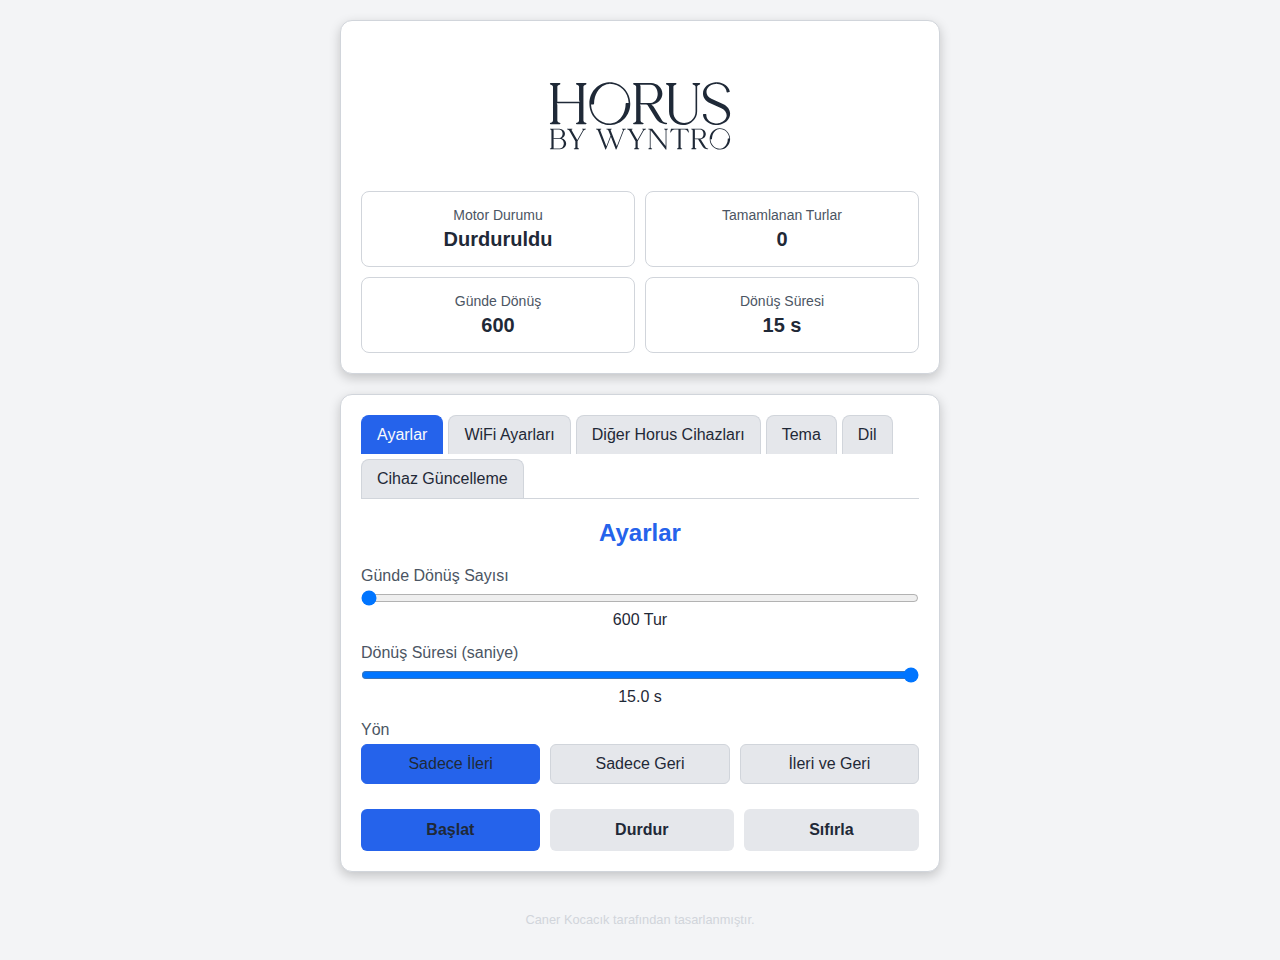
<file: data/index.html>
<!DOCTYPE html>
<html lang="tr">
<head>
    <meta charset="UTF-8">
    <meta name="viewport" content="width=device-width, initial-scale=1.0, maximum-scale=1.0, user-scalable=no">
    <title>Horus</title>
    <meta name="apple-mobile-web-app-capable" content="yes">
    <link rel="manifest" href="/manifest.json">
    <link rel="apple-touch-icon" href="/icon-192x192.png">
    <link rel="stylesheet" href="style.css">
</head>
<body>
<div class="container">
    <div class="card">
        <svg class="logo-svg" viewBox="0 0 2475.04 1237.52" xml:space="preserve"><path class="fil0" d="M715.78 686.79l48.51 0 25.46 0c3.64,0 6.63,-2.91 6.63,-6.38 0,-3.56 -2.99,-6.39 -6.63,-6.39 -10.26,0 -18.75,-8.17 -18.91,-18.03l0 -277.95c0.16,-10.02 8.65,-18.11 18.91,-18.11 3.64,0 6.63,-2.91 6.63,-6.39 0,-3.55 -2.99,-6.38 -6.63,-6.38l-46.81 0 0 0 -27.16 0c-3.64,0 -6.55,2.83 -6.55,6.38 0,3.48 2.91,6.39 6.55,6.39 10.43,0 18.92,8.17 18.92,18.27l0.08 107.28c0,5.74 1.78,11.16 4.85,15.77l-183.93 0 0 -123.05c0,-10.1 8.49,-18.27 18.92,-18.27 3.64,0 6.55,-2.91 6.55,-6.39 0,-3.55 -2.91,-6.38 -6.55,-6.38l-46.81 0 -0.08 0 -27.08 0c-3.64,0 -6.63,2.83 -6.63,6.38 0,3.48 2.99,6.39 6.63,6.39 10.35,0 18.83,8.17 18.92,18.19l0 277.63c-0.09,10.1 -8.57,18.27 -18.92,18.27 -3.64,0 -6.63,2.83 -6.63,6.39 0,3.47 2.99,6.38 6.63,6.38l73.97 0c3.64,0 6.55,-2.91 6.55,-6.38 0,-3.56 -2.91,-6.39 -6.55,-6.39 -10.43,0 -18.92,-8.25 -19,-18.27l0 -126.04c0,-5.74 -1.69,-11.16 -4.85,-15.77l184.01 0 0 140.11 -0.08 0 0 1.7c0,10.02 -8.41,18.27 -18.92,18.27 -3.64,0 -6.55,2.83 -6.55,6.39 0,3.47 2.91,6.38 6.55,6.38l0 0zm272.86 6.23c1.05,0 2.02,-0.08 3.07,-0.08 0,0 3.64,-0.09 4.04,-0.17l1.38 0 0.16 -0.08c89.82,-4.6 159.99,-81.57 159.99,-175.68 0,-97.17 -75.67,-176.16 -168.64,-176.16 -2.43,0 -4.93,0.08 -7.12,0.24l-2.42 0 -0.08 0.08c-89.42,5.18 -159.03,81.98 -159.03,175.84 0,97.02 75.67,176.01 168.65,176.01l0 0zm-136.8 -169.62c3.64,0 6.63,-2.91 6.63,-6.39 0,-18.83 2.51,-37.27 7.52,-54.81 17.71,-62.49 63.22,-105.02 116.02,-108.33 2.18,-0.17 4.44,-0.24 6.63,-0.24 83.51,0 152.07,69.93 155.3,156.92l-18.59 0c-3.64,0 -6.63,2.91 -6.63,6.46 0,24.1 -4.13,47.3 -12.13,69.05 -20.45,54.89 -63.14,90.95 -111.32,93.94l-3.16 0.16c-1.13,0 -2.34,0.08 -3.47,0.08 -83.52,0 -152.08,-69.85 -155.31,-156.84l18.51 0zm602.95 163.39c3.64,0 6.55,-2.83 6.55,-6.38 0,-3.56 -2.91,-6.39 -6.55,-6.39 -0.96,0 -1.93,-0.08 -2.99,-0.08 -14.14,-0.97 -26.68,-8.57 -33.71,-20.54l-0.08 -0.08 -0.73 -1.29 -0.08 -0.08 -68.23 -110.68 -0.49 -0.65c-4.85,-6.87 -10.91,-12.69 -17.78,-17.38 50.77,-1.86 91.43,-40.67 91.43,-88.04 0,-48.1 -42.12,-87.4 -93.46,-87.96l-0.16 -0.08 -141.48 0c-3.64,0 -6.63,2.83 -6.63,6.38 0,3.48 2.99,6.39 6.63,6.39 10.43,0 18.92,8.17 18.92,18.27l0 277.55c-0.08,10.1 -8.57,18.27 -18.92,18.27 -3.64,0 -6.63,2.83 -6.63,6.39 0,3.47 2.99,6.38 6.63,6.38l73.9 0c3.63,0 6.62,-2.91 6.62,-6.38 0,-3.56 -2.99,-6.39 -6.62,-6.39 -10.43,0 -18.92,-8.25 -18.92,-18.27l0 -116.66c0,-5.74 -1.78,-11.16 -4.86,-15.77l50.38 0 0.08 0 1.69 0c4.13,0 8.09,2.02 10.27,5.1l66.13 107.84c17.63,30.4 49.56,49.24 85.21,50.37 1.3,0.08 2.59,0.16 3.88,0.16l0 0zm-126.84 -176.24l-85.94 0 0 -134.86c0,-5.73 -1.7,-11.23 -4.86,-15.76l87.89 0 0 0 1.69 0c31.37,0 56.92,33.79 56.92,75.27 0,41.07 -24.9,74.54 -55.62,75.35l-0.08 0zm265.09 182.47c23.69,0 46.33,-6.79 65.16,-19.49 1.62,-0.89 3.15,-1.94 4.45,-3.07 4.28,-2.99 8.25,-6.31 11.8,-9.7 22.24,-21.26 34.53,-49.64 34.53,-79.88l0 -202.76c0.16,-10.02 8.56,-18.19 18.91,-18.19 3.64,0 6.63,-2.83 6.63,-6.39 0,-3.47 -2.99,-6.38 -6.63,-6.38l-51.01 0c-3.64,0 -6.63,2.91 -6.63,6.38 0,3.56 2.99,6.39 6.63,6.39 10.43,0 18.92,8.25 18.92,18.35l0 202.6c0,26.76 -10.92,51.91 -31.05,71.15 -2.75,2.67 -5.74,5.17 -8.97,7.52l-1.13 0.8c-1.22,0.9 -2.35,1.62 -3.48,2.35 -14.47,9.3 -31.37,14.15 -48.83,14.15 -23.93,0 -46.33,-8.98 -63.06,-25.14 -16.9,-16.34 -26.12,-37.92 -26.12,-60.88l0 -210.85 0 -0.08 0 -1.62c0,-10.1 8.49,-18.35 18.92,-18.35 3.64,0 6.63,-2.83 6.63,-6.39 0,-3.47 -2.99,-6.38 -6.63,-6.38l-73.89 0c-3.64,0 -6.63,2.91 -6.63,6.38 0,3.56 2.99,6.39 6.63,6.39 10.35,0 18.84,8.17 18.92,18.27l0 202.68c0,61.85 51.98,112.14 115.93,112.14l0 0zm275.69 0c1.94,0 3.8,-0.08 5.74,-0.17 1.37,0 2.75,-0.08 4.12,-0.24l2.75 -0.24 0.97 -0.16 0.89 0 0.32 -0.08c55.63,-5.9 97.5,-45.2 97.5,-91.52 0,-34.12 -22.71,-65.32 -59.26,-81.41l-95.15 -42.21c-25.07,-11.96 -40.67,-33.79 -40.67,-57.07 0,-34.04 31.85,-62.41 74.06,-65.89l3.55 -0.24c1.7,-0.09 3.4,-0.09 5.18,-0.09 1.7,0 3.47,0 5.01,0.09l3.56 0.24c41.07,3.39 72.92,30.88 74.13,63.87 0.09,1.86 0.97,3.56 2.43,4.68 1.13,0.98 2.67,1.46 4.12,1.46l0.65 0 13.9 -2.26c1.78,-0.32 3.4,-1.38 4.45,-2.83l1.46 -2.67 -0.57 -2.34c-9.86,-39.38 -50.77,-69.29 -99.6,-72.68l-3.88 -0.25c-1.86,-0.08 -3.72,-0.08 -5.66,-0.08 -1.94,0 -3.8,0 -5.82,0.08l-3.8 0.25c-57.16,3.96 -101.95,44.06 -101.95,91.27 0,32.42 21.18,62.74 55.46,79.23l96.21 42.52c26.92,11.81 43.65,34.36 43.65,58.86 0,32.91 -30.55,61.44 -70.74,66.38 -0.48,0 -4.2,0.4 -4.2,0.4l-3.64 0.16c-1.7,0.08 -3.47,0.08 -5.17,0.08 -1.7,0 -3.48,0 -5.02,-0.08l-3.71 -0.16c-42.77,-3.56 -75.03,-32.34 -75.03,-66.78 0,-1.62 0.08,-2.91 0.24,-4.2 0.25,-1.86 -0.4,-3.8 -1.77,-5.26 -1.22,-1.21 -2.91,-1.86 -5.26,-1.86 0,0 -15.2,1.3 -15.2,1.3 -1.78,0.16 -3.47,0.97 -4.61,2.34l-1.69 2.43 0.32 2.34c5.5,43.98 48.42,78.66 102.11,82.38l3.96 0.24c1.86,0.09 3.72,0.17 5.66,0.17l0 0z"/><path class="fil0" d="M497.36 892.87l79.55 0c28.34,0 51.42,-20.82 51.42,-46.41 0,-20.86 -15.28,-38.56 -36.46,-44.34 15.89,-6.87 26.52,-21.22 26.52,-37.39 0,-22.52 -20.14,-40.79 -45.8,-41.64 -0.37,0 -0.69,-0.04 -0.97,-0.04l-0.04 0 -74.22 0c-1.82,0 -3.32,1.42 -3.32,3.2 0,1.73 1.5,3.19 3.32,3.19 5.21,0 9.46,4.08 9.46,9.13l0 138.78c-0.04,5.05 -4.29,9.13 -9.46,9.13 -1.82,0 -3.32,1.42 -3.32,3.19 0,1.74 1.5,3.2 3.32,3.2l0 0zm80.2 -6.39l-52.71 0 0 -72.15c0,-2.87 -0.89,-5.58 -2.43,-7.89l54.49 0c17.75,0 32.18,17.95 32.18,40.02 0,21.79 -14.07,39.58 -31.53,40.02l0 0zm-52.67 -86.42l0 -62.74c0,-2.87 -0.89,-5.62 -2.47,-7.88l47.78 0 0 0 0.81 0c0.36,0 0.77,0 1.13,0.04 15.16,0.93 27,16.41 27,35.25 0,18.88 -11.84,34.4 -27,35.33 -0.36,0 -0.77,0 -1.17,0l-46.08 0zm206.84 92.81c1.82,0 3.32,-1.46 3.32,-3.2 0,-1.77 -1.5,-3.19 -3.32,-3.19 -5.17,0 -9.42,-4.08 -9.46,-9.09l0 -51.1 48.79 -85.17 0.37 -0.08 0.36 -1.13c3.4,-5.7 11.04,-10.47 16.82,-10.47 1.82,0 3.27,-1.46 3.27,-3.19 0,-1.78 -1.45,-3.2 -3.27,-3.2l-25.55 0c-1.82,0 -3.27,1.42 -3.27,3.2 0,1.73 1.45,3.19 3.27,3.19 1.09,0 3.03,0.2 3.84,1.45 0.77,1.3 0.4,3.64 -0.97,6.07l-46.12 80.48 -46.08 -80.44c-1.42,-2.47 -1.83,-4.81 -1.02,-6.11 0.77,-1.29 2.71,-1.49 3.8,-1.49 1.82,0 3.32,-1.42 3.32,-3.15 0,-1.78 -1.5,-3.2 -3.32,-3.2l-38.6 0c-1.82,0 -3.32,1.42 -3.32,3.2 0,1.73 1.5,3.19 3.32,3.19 5.82,0 13.58,4.89 16.94,10.67l49.35 86.14 0 51.1c0,5.01 -4.24,9.13 -9.46,9.13 -1.81,0 -3.31,1.42 -3.31,3.19 0,1.74 1.5,3.2 3.31,3.2l36.99 0zm308.14 3.11l0.49 0c1.37,0 2.63,-0.81 3.11,-2.06l6.15 -15.89 53.52 -138.32c2.14,-5.58 8.77,-10.27 14.47,-10.27 1.82,0 3.27,-1.46 3.27,-3.19 0,-1.78 -1.45,-3.2 -3.27,-3.2l-25.55 0c-1.82,0 -3.27,1.42 -3.27,3.2 0,1.73 1.45,3.19 3.27,3.19 2.15,0 3.84,0.69 4.73,1.94 1.05,1.45 1.09,3.68 0.16,6.06l-50.44 130.41 -50.49 -130.41c-0.93,-2.38 -0.85,-4.61 0.2,-6.06 0.89,-1.25 2.59,-1.94 4.69,-1.94 1.82,0 3.31,-1.46 3.31,-3.19 0,-1.78 -1.49,-3.2 -3.31,-3.2l-11.32 0 0 0 -26.44 0c-1.82,0 -3.31,1.42 -3.31,3.2 0,1.73 1.49,3.19 3.31,3.19 5.66,0 12.29,4.69 14.43,10.27l16.3 42 -33.35 86.14 -50.49 -130.41c-0.93,-2.42 -0.85,-4.61 0.16,-6.06 0.93,-1.25 2.59,-1.94 4.73,-1.94 1.82,0 3.31,-1.46 3.31,-3.19 0,-1.78 -1.49,-3.2 -3.31,-3.2l-11.36 0 0 0 -26.4 0c-1.82,0 -3.31,1.42 -3.31,3.2 0,1.73 1.49,3.19 3.31,3.19 5.66,0 12.29,4.69 14.43,10.27l59.67 154.09 0.44 1.37 0.77 0.21c0.04,0.04 0.04,0.04 0.08,0.08l0.45 0.52 1.37 0c1.38,0 2.59,-0.81 3.11,-2.06l39.9 -103.08 39.86 103 0.44 1.29 0.25 0.08 0.08 0.17 1.21 0.4 0.64 0.2 0 0zm188.09 -3.11c1.82,0 3.32,-1.46 3.32,-3.2 0,-1.77 -1.5,-3.19 -3.32,-3.19 -5.17,0 -9.41,-4.08 -9.46,-9.09l0 -51.1 48.8 -85.17 0.36 -0.08 0.36 -1.13c3.4,-5.7 11.04,-10.47 16.82,-10.47 1.82,0 3.27,-1.46 3.27,-3.19 0,-1.78 -1.45,-3.2 -3.27,-3.2l-25.55 0c-1.82,0 -3.27,1.42 -3.27,3.2 0,1.73 1.45,3.19 3.27,3.19 1.09,0 3.03,0.2 3.84,1.45 0.77,1.3 0.41,3.64 -0.97,6.07l-46.12 80.48 -46.08 -80.44c-1.42,-2.47 -1.82,-4.81 -1.01,-6.11 0.76,-1.29 2.7,-1.49 3.8,-1.49 1.81,0 3.31,-1.42 3.31,-3.15 0,-1.78 -1.5,-3.2 -3.31,-3.2l-38.61 0c-1.82,0 -3.31,1.42 -3.31,3.2 0,1.73 1.49,3.19 3.31,3.19 5.82,0 13.58,4.89 16.94,10.67l49.36 86.14 0 51.1c0,5.01 -4.25,9.13 -9.46,9.13 -1.82,0 -3.32,1.42 -3.32,3.19 0,1.74 1.5,3.2 3.32,3.2l36.98 0zm224.23 3.8l0.6 0 1.74 -0.57 0.29 -0.68c0.44,-0.53 0.68,-1.22 0.68,-1.94l0 -154.91c0,-5.05 4.25,-9.13 9.46,-9.13 1.82,0 3.32,-1.46 3.32,-3.19 0,-1.78 -1.5,-3.2 -3.32,-3.2l-25.5 0c-1.87,0 -3.32,1.42 -3.32,3.2 0,1.73 1.45,3.19 3.32,3.19 5.21,0 9.45,4.08 9.45,9.13l0 127.05 -110.35 -141.4c-0.65,-0.8 -1.62,-1.25 -2.67,-1.25l-13.7 0.04 -0.32 0.04 -12.98 0c-1.82,0 -3.32,1.42 -3.32,3.2 0,1.73 1.5,3.19 3.32,3.19 2.59,0 5.98,1.01 9.46,2.79l0 145.24c0,5.01 -4.25,9.13 -9.46,9.13 -1.82,0 -3.32,1.42 -3.32,3.2 0,1.73 1.5,3.19 3.32,3.19l25.51 0c1.82,0 3.31,-1.46 3.31,-3.19 0,-1.78 -1.49,-3.2 -3.31,-3.2 -5.22,0 -9.46,-4.12 -9.46,-9.13l0 -140.75c1.41,1.21 2.66,2.46 3.68,3.75l120.78 154.7 0.61 0.97 0.64 0.17c0.49,0.24 0.97,0.36 1.5,0.36l0.04 0zm130.04 -3.8c1.82,0 3.31,-1.46 3.31,-3.2 0,-1.77 -1.49,-3.19 -3.31,-3.19 -5.18,0 -9.42,-4.08 -9.46,-9.09l0 -147.95 32.06 0c13.09,0 26.23,10.35 29.3,23.04 0.32,1.46 1.66,2.46 3.2,2.46l0.44 0 0.32 -0.07c1.62,-0.37 2.67,-1.83 2.55,-3.4l0 -0.12 -6.22 -25.87 -0.21 -0.61 -0.24 -0.32c-0.16,-0.25 -0.32,-0.45 -0.53,-0.65l-1.13 -0.85 -62.01 0 -0.04 0 -12.24 0 -61.73 0c-0.81,0 -1.58,0.32 -2.22,0.89l-0.41 0.36 -0.12 0.25 -0.32 0.36 -6.19 25.87 -0.16 0.45 0 0.28c-0.12,1.53 0.93,2.99 2.51,3.36l0.44 0.07 0.37 0c1.53,0 2.87,-1 3.19,-2.46 3.07,-12.69 16.21,-23.04 29.31,-23.04l32.05 0 0 147.91c0,5.05 -4.28,9.13 -9.5,9.13 -1.82,0 -3.27,1.42 -3.27,3.19 0,1.74 1.45,3.2 3.27,3.2l36.99 0zm214.65 0c1.81,0 3.27,-1.42 3.27,-3.2 0,-1.77 -1.46,-3.19 -3.27,-3.19 -0.49,0 -0.98,-0.04 -1.5,-0.04 -7.07,-0.48 -13.34,-4.28 -16.86,-10.26l-0.04 -0.05 -0.36 -0.64 -0.04 -0.04 -34.12 -55.34 -0.24 -0.33c-2.43,-3.43 -5.46,-6.34 -8.89,-8.69 25.38,-0.93 45.71,-20.33 45.71,-44.02 0,-24.05 -21.06,-43.7 -46.73,-43.98l-0.08 -0.04 -70.74 0c-1.82,0 -3.31,1.42 -3.31,3.2 0,1.73 1.49,3.19 3.31,3.19 5.22,0 9.46,4.08 9.46,9.13l0 138.78c-0.04,5.05 -4.28,9.13 -9.46,9.13 -1.82,0 -3.31,1.42 -3.31,3.19 0,1.74 1.49,3.2 3.31,3.2l36.95 0c1.82,0 3.32,-1.46 3.32,-3.2 0,-1.77 -1.5,-3.19 -3.32,-3.19 -5.22,0 -9.46,-4.12 -9.46,-9.13l0 -58.33c0,-2.87 -0.89,-5.58 -2.42,-7.89l25.18 0 0.04 0 0.85 0c2.06,0 4.04,1.01 5.13,2.55l33.07 53.92c8.81,15.2 24.78,24.62 42.6,25.19 0.65,0.04 1.3,0.08 1.95,0.08l0 0zm-63.43 -88.12l-42.97 0 0 -67.43c0,-2.87 -0.85,-5.62 -2.42,-7.88l43.94 0 0 0 0.85 0c15.68,0 28.45,16.89 28.45,37.63 0,20.54 -12.45,37.27 -27.81,37.68l-0.04 0zm163.23 91.23c0.52,0 1.01,-0.04 1.53,-0.04 0,0 1.82,-0.04 2.03,-0.08l0.68 0 0.08 -0.04c44.91,-2.31 80,-40.79 80,-87.84 0,-48.59 -37.83,-88.08 -84.32,-88.08 -1.21,0 -2.47,0.04 -3.56,0.12l-1.21 0 -0.04 0.04c-44.71,2.59 -79.51,40.99 -79.51,87.92 0,48.51 37.83,88 84.32,88l0 0zm-68.4 -84.8c1.82,0 3.32,-1.46 3.32,-3.2 0,-9.42 1.25,-18.63 3.76,-27.41 8.85,-31.24 31.61,-52.51 58,-54.16 1.09,-0.08 2.23,-0.12 3.32,-0.12 41.76,0 76.04,34.96 77.65,78.46l-9.3 0c-1.82,0 -3.31,1.45 -3.31,3.23 0,12.05 -2.06,23.65 -6.06,34.52 -10.23,27.45 -31.57,45.48 -55.67,46.97l-1.57 0.08c-0.57,0 -1.17,0.05 -1.74,0.05 -41.76,0 -76.04,-34.93 -77.65,-78.42l9.25 0z"/></svg>
        <div class="status-section">
            <div class="status-item">
                <span data-lang-key="motorStatusLabel">Motor Durumu</span>
                <h3 id="motorStatus">Durduruldu</h3>
            </div>
            <div class="status-item">
                <span data-lang-key="completedTurnsLabel">Tamamlanan Turlar</span>
                <h3 id="completedTurns">0</h3>
            </div>
            <div class="status-item">
                <span data-lang-key="turnsPerDayLabel">Günde Dönüş</span>
                <h3 id="turnsPerDay">600</h3>
            </div>
            <div class="status-item">
                <span data-lang-key="turnDurationLabel">Dönüş Süresi</span>
                <h3 id="turnDuration">15 s</h3>
            </div>
        </div>
    </div>
    <div class="card">
        <div class="tabs-container">
            <div class="tab" id="tab-settings" onclick="showTab('settings')" data-lang-key="tabSettings">Ayarlar</div>
            <div class="tab" id="tab-wifi" onclick="showTab('wifi')" data-lang-key="tabWifi">WiFi Ayarları</div>
            <div class="tab" id="tab-otherHorus" onclick="showTab('otherHorus')" data-lang-key="tabOtherHorus">Diğer Horus Cihazları</div>
            <div class="tab" id="tab-theme" onclick="showTab('theme')" data-lang-key="tabTheme">Tema</div>
            <div class="tab" id="tab-language" onclick="showTab('language')" data-lang-key="tabLanguage">Dil</div>
            <div class="tab" id="tab-ota" onclick="showTab('ota')" data-lang-key="tabOta">Cihaz Güncelleme</div>
        </div>
        <div id="settingsTab" class="tab-content">
            <h2 data-lang-key="settingsTitle">Ayarlar</h2>
            <div class="form-group">
                <label for="turnsPerDay" data-lang-key="turnsPerDayInputLabel">Günde Dönüş Sayısı</label>
                <input type="range" id="turnsPerDayInput" min="600" max="1200" step="100" value="600" oninput="document.getElementById('turnsPerDayValue').innerText = this.value;">
                <p style="text-align: center; margin: 5px 0 0;"><span id="turnsPerDayValue">600</span> <span data-lang-key="tourUnit">Tur</span></p>
            </div>
            <div class="form-group">
                <label for="turnDuration" data-lang-key="turnDurationInputLabel">Dönüş Süresi (saniye)</label>
                <input type="range" id="turnDurationInput" min="10" max="15" step="0.5" value="15" oninput="document.getElementById('turnDurationValue').innerText = this.value;">
                <p style="text-align: center; margin: 5px 0 0;"><span id="turnDurationValue">15.0</span> <span data-lang-key="secondUnit">s</span></p>
            </div>
            <div class="form-group">
                <label data-lang-key="directionLabel">Yön</label>
                <div class="radio-group">
                    <div class="radio-item">
                        <input type="radio" id="direction1" name="direction" value="1" checked>
                        <label for="direction1" data-lang-key="directionForward">Sadece İleri</label>
                    </div>
                    <div class="radio-item">
                        <input type="radio" id="direction2" name="direction" value="2">
                        <label for="direction2" data-lang-key="directionBackward">Sadece Geri</label>
                    </div>
                    <div class="radio-item">
                        <input type="radio" id="direction3" name="direction" value="3">
                        <label for="direction3" data-lang-key="directionBoth">İleri ve Geri</label>
                    </div>
                </div>
            </div>
            <div class="button-group">
                <button class="button primary" onclick="sendSettings('start')" data-lang-key="startButton">Başlat</button>
                <button class="button secondary" onclick="sendSettings('stop')" data-lang-key="stopButton">Durdur</button>
                <button class="button secondary" onclick="sendSettings('reset')" data-lang-key="resetButton">Sıfırla</button>
            </div>
        </div>
        <div id="wifiTab" class="tab-content">
            <h2 data-lang-key="wifiSettingsTitle">WiFi Ayarları</h2>
            <div class="form-group">
                <label for="ssid" data-lang-key="networkNameLabel">Ağ Adı (SSID)</label>
                <select id="ssidSelect"></select>
            </div>
            <div class="form-group">
                <label for="password" data-lang-key="passwordLabel">Şifre</label>
                <input type="text" id="passwordInput" data-lang-key="passwordPlaceholder" placeholder="Şifrenizi buraya girin">
            </div>
            <div class="button-group">
                <button class="button primary" onclick="saveWiFiSettings()" data-lang-key="saveAndRestartButton">Kaydet ve Yeniden Başlat</button>
                <button class="button secondary" onclick="scanNetworks()" data-lang-key="scanNetworksButton">Ağları Tara</button>
            </div>
        </div>
        <div id="otherHorusTab" class="tab-content">
            <h2 data-lang-key="otherHorusTitle">Diğer Horus Cihazları</h2>
            <div class="form-group inline-group">
                <label for="otherHorusName" style="display:none;" data-lang-key="mdnsNameLabel">MDNS Adı (Örn: horus-D99D)</label>
                <input type="text" id="otherHorusName" data-lang-key="mdnsNamePlaceholder" placeholder="MDNS Adı (Örn: horus-D99D)">
                <button class="button primary" onclick="addOtherHorus()" data-lang-key="addButton">Ekle</button>
            </div>
            <div class="other-horus-list" id="otherHorusList">
            </div>
        </div>
        <div id="themeTab" class="tab-content">
            <h2 data-lang-key="themeTitle">Tema</h2>
            <div class="radio-group">
                <div class="radio-item">
                    <input type="radio" id="themeSystem" name="theme" value="system" checked>
                    <label for="themeSystem" data-lang-key="themeSystem">Sistem</label>
                </div>
                <div class="radio-item">
                    <input type="radio" id="themeDark" name="theme" value="dark">
                    <label for="themeDark" data-lang-key="themeDark">Karanlık</label>
                </div>
                <div class="radio-item">
                    <input type="radio" id="themeLight" name="theme" value="light">
                    <label for="themeLight" data-lang-key="themeLight">Aydınlık</label>
                </div>
            </div>
        </div>
        <div id="languageTab" class="tab-content">
            <h2 data-lang-key="languageTitle">Dil</h2>
            <div class="form-group">
                <label for="languageSelect" data-lang-key="languageSelectLabel">Arayüz Dili</label>
                <select id="languageSelect" onchange="setLanguage(this.value)">
                    <option value="tr">Türkçe</option>
                    <option value="en">English</option>
                    <option value="de">Deutsch</option>
                    <option value="fr">Français</option>
                    <option value="it">Italiano</option>
                    <option value="rm">Romansh</option>
                    <option value="es">Español</option>
                    <option value="mk">Македонски</option>
                    <option value="sq">Shqip</option>
                    <option value="bs">Bosanski</option>
                    <option value="sr">Српски</option>
                    <option value="rup">Armãneashce</option>
                    <option value="rom">Romani</option>
                    <option value="zh-CN">简体中文</option>
                    <option value="ja">日本語</option>
                    <option value="az">Azərbaycan dili</option>
                </select>
            </div>
        </div>
        <div id="otaTab" class="tab-content">
            <h2 data-lang-key="otaTitle">Cihaz Güncelleme</h2>
            <div class="status-section" style="margin-bottom: 20px;">
                <div class="status-item">
                    <span data-lang-key="currentVersionLabel">Güncel Sürüm</span>
                    <h3 id="currentVersion" data-lang-key="loading">Yükleniyor...</h3>
                </div>
                <div class="status-item">
                    <span data-lang-key="webInterfaceLabel">Web Arayüzü:</span>
                    <h3 id="ipAddress"></h3>
                </div>
                <div class="status-item">
                    <span data-lang-key="deviceNameLabel">Cihaz Adı</span>
                    <h3 id="deviceName" data-lang-key="loading">Yükleniyor...</h3>
                </div>
            </div>
            <div class="form-group">
                <label for="name" data-lang-key="optionalDeviceNameLabel">Cihaz Adı (Opsiyonel)</label>
                <input type="text" id="nameInput" data-lang-key="deviceNamePlaceholder" placeholder="Cihaz Adı">
            </div>
            <div class="button-group">
                <button class="button primary" onclick="saveDeviceName()" data-lang-key="saveButton">Kaydet</button>
                <button class="button secondary" onclick="resetDeviceName()" data-lang-key="resetButton">Sıfırla</button>
            </div>
            <p id="message_box" style="display:none; text-align: center;"></p>
            <div class="button-group" style="margin-top: 5px;">
                <button class="button primary" onclick="checkOTAUpdate()" data-lang-key="checkUpdateButton">Güncelleme Kontrol Et</button>
                <button class="button secondary" onclick="window.location.href='/manual_update'" data-lang-key="manualUpdateButton">Manuel Güncelleme</button>
            </div>
        </div>
    </div>
    <button id="pwa_install_button" style="display: none; margin: 10px; padding: 10px; background-color: #3b82f6; color: white; border: none; border-radius: 5px;" data-lang-key="installAppButton">Uygulamayı Yükle</button>
</div>
<p class="footer-text" data-lang-key="footerText">Caner Kocacık tarafından tasarlanmıştır.</p>
<script src="script.js"></script>
</body>
</html>
</file>
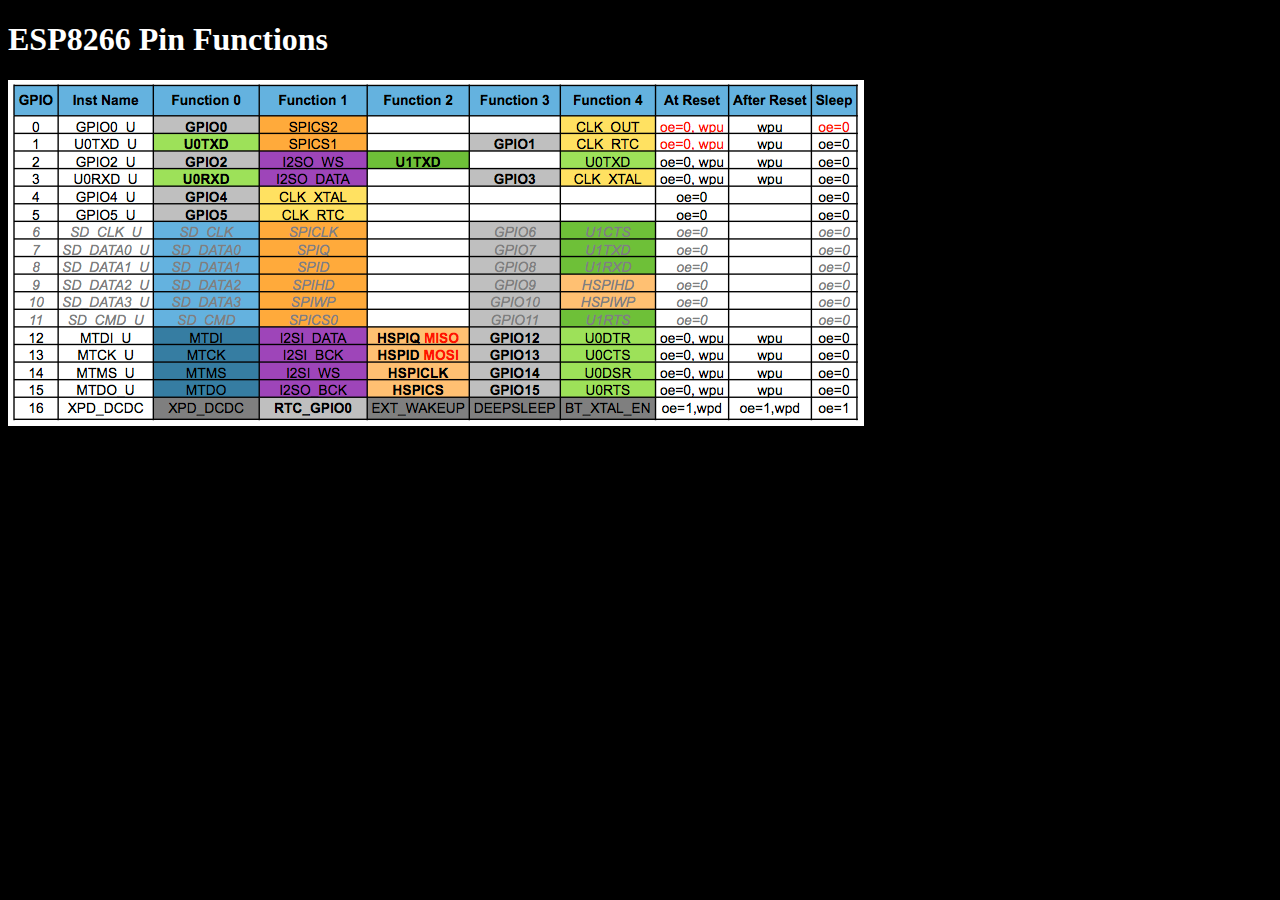
<file: libraries/WebServer/examples/SDWebServer/SdRoot/index.htm>
<!DOCTYPE html>
<html>
<head>
  <meta http-equiv="Content-type" content="text/html; charset=utf-8">
  <title>ESP Index</title>
  <style>
    body {
      background-color:black;
      color:white;
    }
  </style>
  <script type="text/javascript">
    function onBodyLoad(){
      console.log("we are loaded!!");
    }
  </script>
</head>
<body id="index" onload="onBodyLoad()">
  <h1>ESP8266 Pin Functions</h1>
<img src="pins.png" />
</body>
</html>
</file>
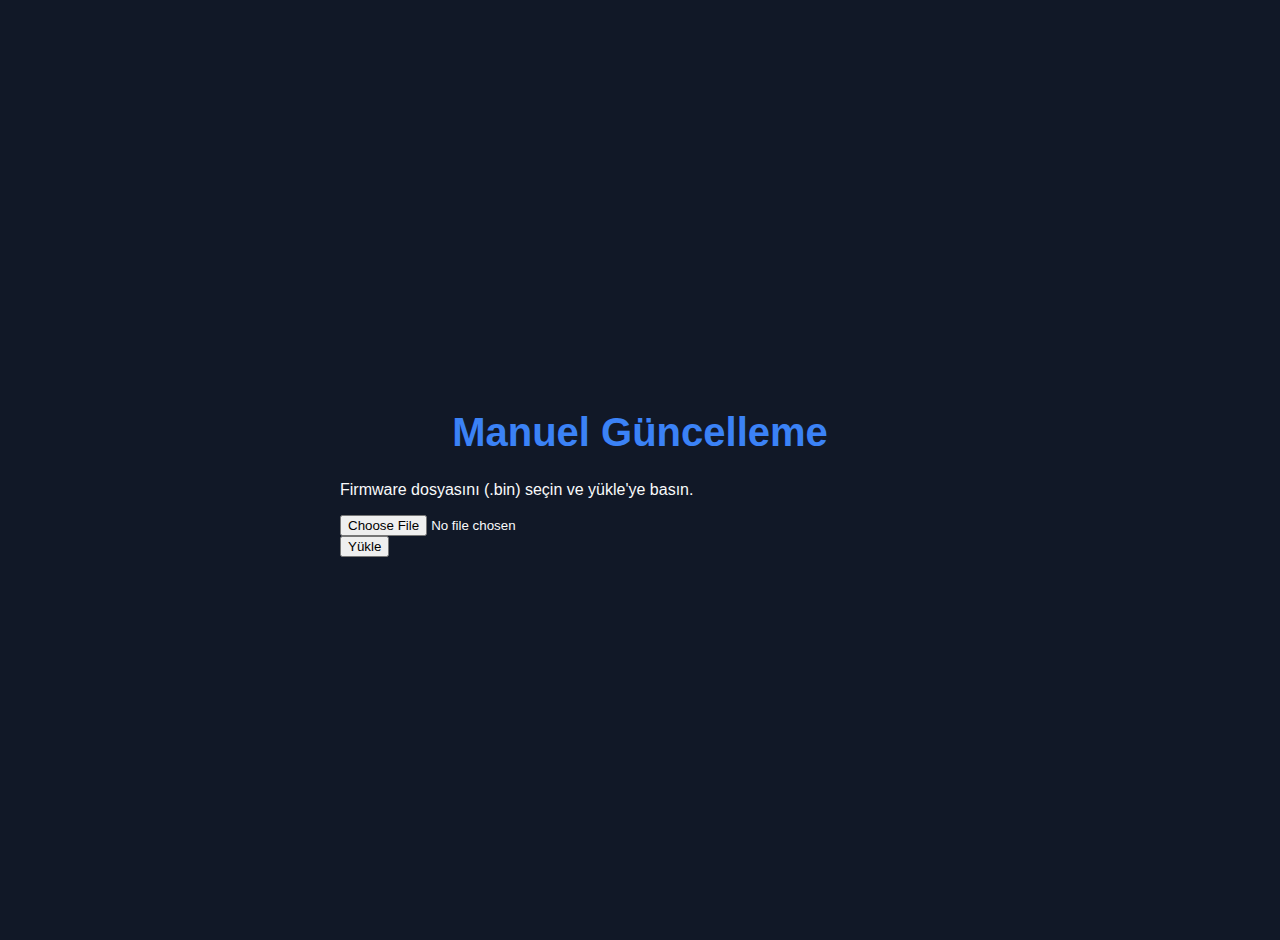
<file: data/update.html>
<!DOCTYPE html>
<html lang="tr">
<head>
    <meta charset="UTF-8">
    <meta name="viewport" content="width=device-width, initial-scale=1.0">
    <title>Manuel Güncelleme</title>
    <link rel="stylesheet" href="style.css">
</head>
<body>
<div class="container">
    <h1>Manuel Güncelleme</h1>
    <p>Firmware dosyasını (.bin) seçin ve yükle'ye basın.</p>
    <input type="file" id="firmwareFile" accept=".bin">
    <br>
    <button onclick="uploadFirmware()">Yükle</button>
    <div id="message_box"></div>
</div>
<script src="script.js"></script>
</body>
</html>
</file>
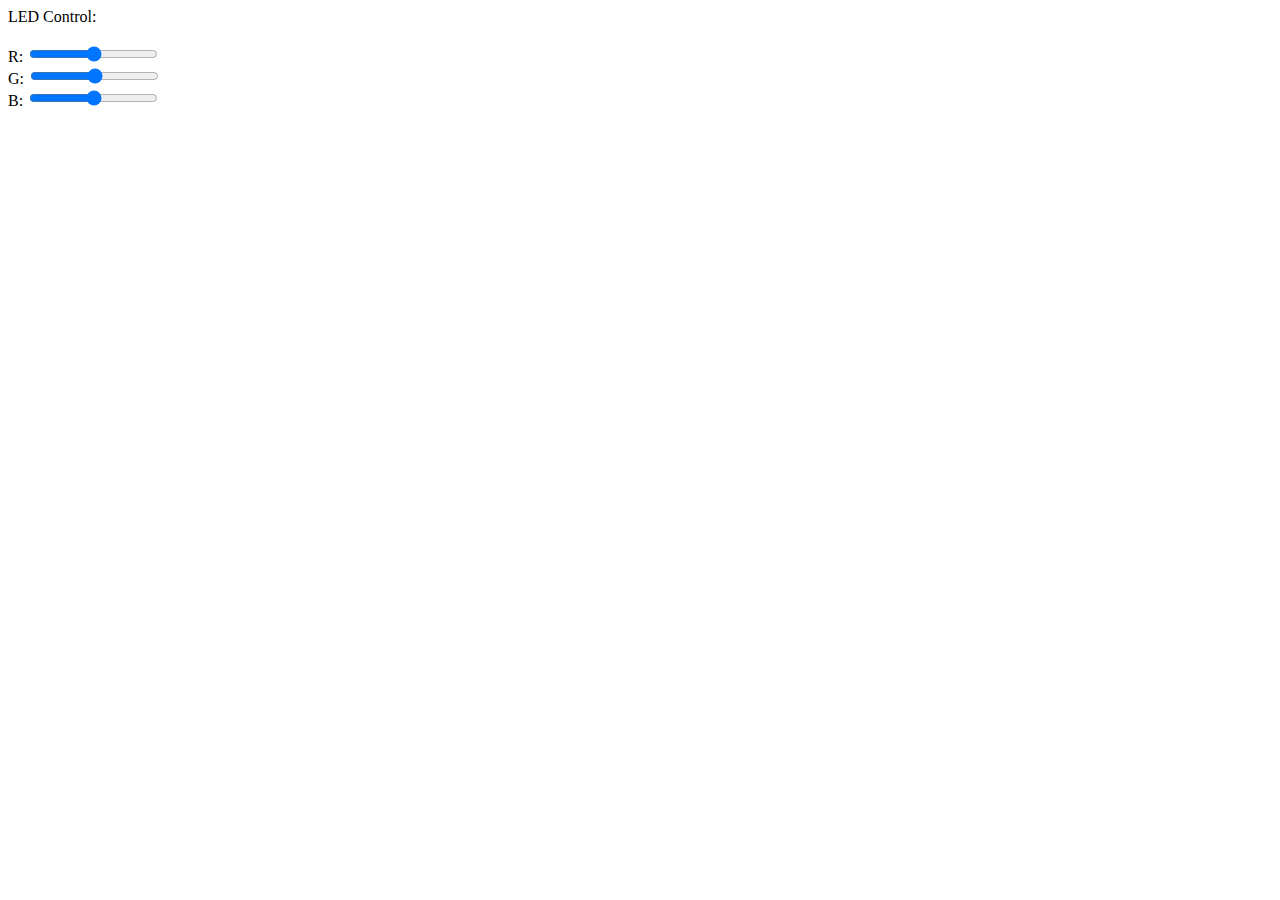
<file: libraries/WebSockets/tests/webSocket.html>
<html>
<head>

<script>
var connection = new WebSocket('ws://10.11.2.1:81/', ['arduino']);

connection.onopen = function () {
	connection.send('Message from Browser to ESP8266 yay its Working!! ' + new Date()); 
	connection.send('ping');
	
/*	setInterval(function() {
		connection.send('Time: ' + new Date()); 
	}, 20);
*/
connection.send('Time: ' + new Date()); 
};

connection.onerror = function (error) {
	console.log('WebSocket Error ', error);
};

connection.onmessage = function (e) {
	console.log('Server: ', e.data);
	connection.send('Time: ' + new Date()); 
};

function sendRGB() {
	var r = parseInt(document.getElementById('r').value).toString(16);
	var g = parseInt(document.getElementById('g').value).toString(16);
	var b = parseInt(document.getElementById('b').value).toString(16);
	if(r.length < 2) { r = '0' + r; }
	if(g.length < 2) { g = '0' + g; }
	if(b.length < 2) { b = '0' + b; }
	var rgb = '#'+r+g+b;
	console.log('RGB: ' + rgb);
	connection.send(rgb); 
}

</script>

</head>
<body>
LED Control:<br/>
<br/>
R: <input id="r" type="range" min="0" max="255" step="1" onchange="sendRGB();" /><br/>
G: <input id="g" type="range" min="0" max="255" step="1" onchange="sendRGB();" /><br/>
B: <input id="b" type="range" min="0" max="255" step="1" onchange="sendRGB();" /><br/>
</body>
</html>
</file>
<file: data/style.css>
:root {
    --bg-color: #111827;
    --text-color: #f9fafb;
    --primary-color: #3b82f6;
    --secondary-color: #d1d5db;
    --card-bg: #1f2937;
    --border-color: #4b5563;
    --tab-bg: #374151;
    --tab-text: #f9fafb;
    --tab-active-bg: var(--primary-color);
}
body.light {
    --bg-color: #f3f4f6;
    --text-color: #1f2937;
    --primary-color: #2563eb;
    --secondary-color: #4b5563;
    --card-bg: #ffffff;
    --border-color: #d1d5db;
    --tab-bg: #e5e7eb;
    --tab-text: #1f2937;
    --tab-active-bg: var(--primary-color);
}
body {
    font-family: 'Segoe UI', Tahoma, Geneva, Verdana, sans-serif;
    background-color: var(--bg-color);
    color: var(--text-color);
    margin: 0;
    padding: 20px;
    display: flex;
    flex-direction: column;
    justify-content: center;
    align-items: center;
    min-height: 100vh;
}
.container {
    width: 100%;
    max-width: 600px;
}
.card {
    background-color: var(--card-bg);
    border-radius: 12px;
    padding: 20px;
    margin-bottom: 20px;
    box-shadow: 0 4px 12px rgba(0, 0, 0, 0.2);
    border: 1px solid var(--border-color);
}
h1, h2 {
    color: var(--primary-color);
    text-align: center;
}
h1 {
    font-size: 2.5em;
}
.status-section {
    display: grid;
    grid-template-columns: repeat(2, 1fr);
    gap: 10px;
}
.status-item {
    background-color: var(--card-bg);
    border-radius: 8px;
    padding: 15px;
    border: 1px solid var(--border-color);
    text-align: center;
}
.status-item span {
    display: block;
    font-size: 14px;
    color: var(--secondary-color);
}
.status-item h3 {
    margin: 5px 0 0;
    font-size: 20px;
    color: var(--text-color);
    font-weight: bold;
}
.form-group {
    margin-bottom: 15px;
}
.form-group label {
    display: block;
    margin-bottom: 5px;
    color: var(--secondary-color);
}
.form-group input[type="number"], .form-group select, .form-group input[type="text"] {
    width: 100%;
    padding: 10px;
    background-color: #374151;
    border: 1px solid var(--border-color);
    border-radius: 6px;
    color: var(--text-color);
    box-sizing: border-box;
}
.form-group.inline-group {
    display: flex;
    gap: 10px;
    align-items: center;
}
.form-group.inline-group input[type="text"] {
    flex-grow: 1;
}
body.light .form-group input[type="number"], body.light .form-group select, body.light .form-group input[type="text"] {
    background-color: #e5e7eb;
    color: #1f2937;
}
.form-group input[type="number"]:focus, .form-group select:focus, .form-group input[type="text"]:focus {
    outline: none;
    border-color: var(--primary-color);
    box-shadow: 0 0 0 3px rgba(59, 130, 246, 0.5);
}
.form-group input[type="range"] {
    width: 100%;
    margin: 0 auto;
    display: block;
}
.radio-group {
    display: flex;
    flex-wrap: wrap;
    gap: 10px;
    margin-bottom: 15px;
}
.radio-item {
    flex: 1 1 0;
    text-align: center;
}
.radio-item input[type="radio"] {
    display: none;
}
.radio-item label {
    display: block;
    padding: 10px;
    background-color: #374151;
    border: 1px solid var(--border-color);
    border-radius: 6px;
    cursor: pointer;
    transition: all 0.2s ease;
}
body.light .radio-item label {
    background-color: #e5e7eb;
    color: #1f2937;
}
.radio-item input[type="radio"]:checked + label {
    background-color: var(--primary-color);
    border-color: var(--primary-color);
    color: var(--text-color);
}
.button-group {
    display: flex;
    flex-wrap: wrap;
    gap: 10px;
    margin-top: 20px;
}
.button {
    flex: 1 1 auto;
    padding: 12px 16px;
    border-radius: 6px;
    font-size: 16px;
    font-weight: bold;
    cursor: pointer;
    transition: background-color 0.3s ease;
    text-align: center;
    border: none;
    color: var(--text-color);
}
.button.primary {
    background-color: var(--primary-color);
}
.button.primary:hover {
    background-color: #2563eb;
}
.button.secondary {
    background-color: #4b5563;
}
.button.secondary:hover {
    background-color: #6b7280;
}
body.light .button.secondary {
    background-color: #e5e7eb;
    color: #1f2937;
}
body.light .button.secondary:hover {
    background-color: #d1d5db;
}
#message_box {
    margin-top: 15px;
    padding: 10px;
    background-color: #374151;
    border: 1px solid #4b5563;
    border-radius: 6px;
    color: #f9fafb;
    text-align: center;
    display: none;
}
body.light #message_box {
    background-color: #e5e7eb;
    color: #1f2937;
    border-color: #d1d5db;
}
.other-horus-list {
    margin-top: 15px;
}
.other-horus-item {
    display: flex;
    align-items: center;
    justify-content: space-between;
    padding: 10px;
    background-color: #374151;
    border: 1px solid var(--border-color);
    border-radius: 6px;
    margin-bottom: 5px;
}
body.light .other-horus-item {
    background-color: #e5e7eb;
    color: #1f2937;
}
.other-horus-item span {
    flex-grow: 1;
    text-align: left;
    padding-right: 10px;
}
.other-horus-item .button {
    padding: 8px 12px;
    font-size: 14px;
}
.tabs-container {
    display: flex;
    flex-wrap: wrap;
    border-bottom: 1px solid var(--border-color);
    margin-bottom: 20px;
    gap: 5px;
}
.tab {
    padding: 10px 15px;
    cursor: pointer;
    background-color: var(--tab-bg);
    color: var(--tab-text);
    border: 1px solid var(--border-color);
    border-bottom: none;
    border-top-left-radius: 8px;
    border-top-right-radius: 8px;
    transition: background-color 0.3s;
}
.tab.active {
    background-color: var(--primary-color);
    color: #f9fafb;
    border-color: var(--primary-color);
}
.tab-content {
    display: none;
}
.tab-content.active {
    display: block;
}
.card h1 {
    display: none;
}
.logo-svg {
    width: 100%;
    max-width: 300px;
    height: auto;
    display: block;
    margin: 0 auto;
    fill: var(--text-color);
}
.logo-svg path {
    fill: currentColor;
}
.footer-text {
    text-align: center;
    margin-top: 20px;
    font-size: 0.8em;
    color: var(--border-color);
}
</file>
